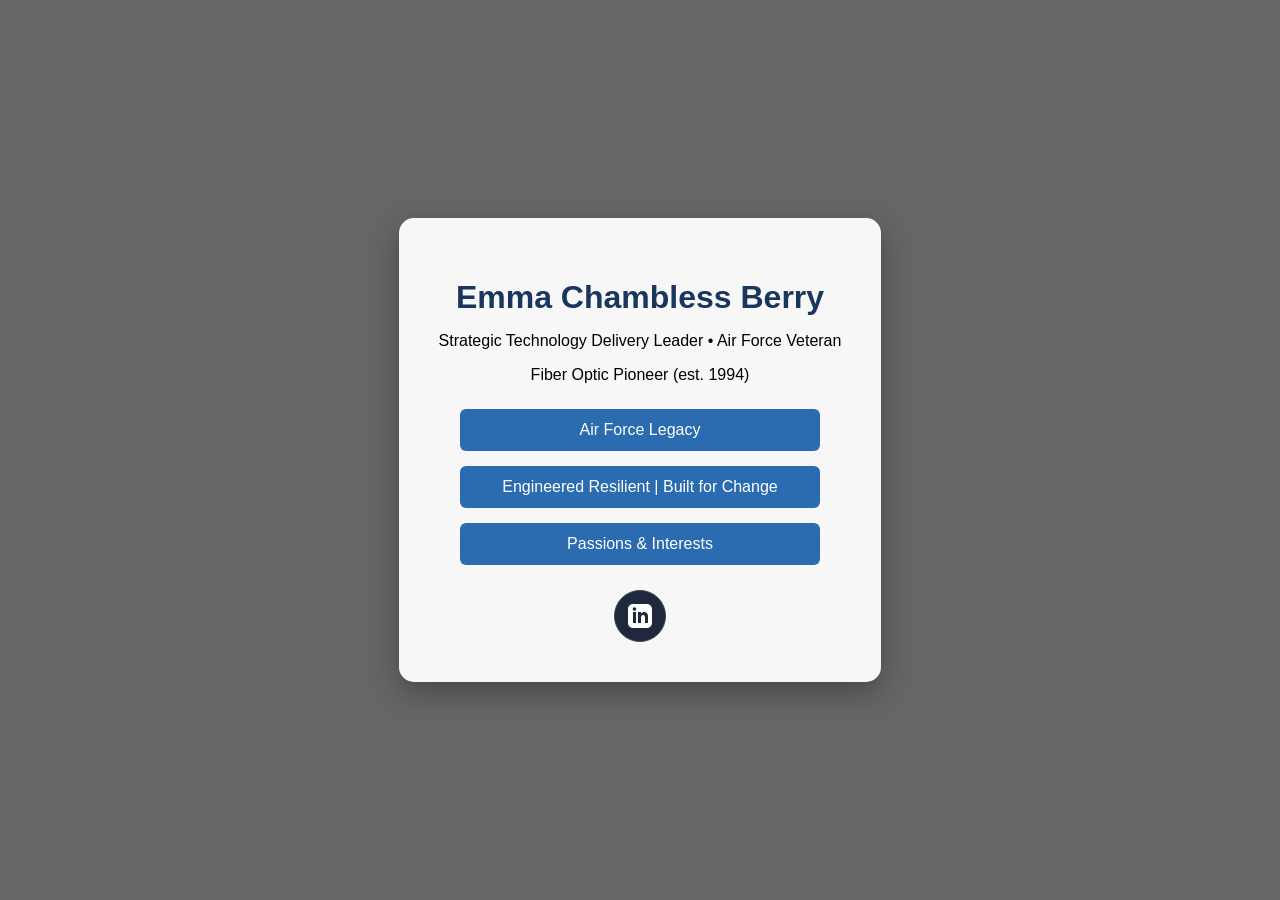
<file: index.html>
<!DOCTYPE html>
<html lang="en">
<head>
    <meta charset="UTF-8">
    <meta name="viewport" content="width=device-width, initial-scale=1.0">
    <title>Emma Berry | Strategic Technology Delivery Leader & Veteran</title>
    <link rel="stylesheet" href="style.css">
    
    <meta property="og:type" content="website">
    <meta property="og:url" content="https://ecberry752.github.io/">
    <meta property="og:title" content="Emma Berry | Digital Business Card">
    <meta property="og:description" content="Strategic Technology Leader & Technical Program Manager. Connect with me via my digital business card.">
    <meta property="og:image" content="https://ecberry752.github.io/preview.png">
    
    <meta name="twitter:card" content="summary_large_image">

    <!-- Google tag (gtag.js) -->
    <script async src="https://www.googletagmanager.com/gtag/js?id=G-0XP6105WWH"></script>
    <script>
          window.dataLayer = window.dataLayer || [];
          function gtag(){dataLayer.push(arguments);}
          gtag('js', new Date());

          gtag('config', 'G-0XP6105WWH');
        
</script>
</head>
<body>
    <div class="card-container">
        <div class="business-card">
            <h1>Emma Chambless Berry </h1>
            <p class="tagline">Strategic Technology Delivery Leader • Air Force Veteran</p>
            <p class="specialty">Fiber Optic Pioneer (est. 1994)</p>
            
            <!-- Vertical Button Stack Container -->
            <div style="display: flex; flex-direction: column; align-items: center; gap: 15px; margin-top: 25px; width: 100%;">

                <!-- Button 1: Air Force Legacy -->
                <a href="veteran.html" style="display: inline-block; width: 80%; max-width: 320px; padding: 12px 20px; background-color: #2b6cb0; color: white; text-align: center; text-decoration: none; border-radius: 6px; font-weight: 500; font-size: 1rem; transition: background 0.3s;" onmouseover="this.style.backgroundColor='#1a365d'" onmouseout="this.style.backgroundColor='#2b6cb0';">
                    Air Force Legacy
                </a>
    
                <!-- Button 2: Engineered Resilient -->
                <a href="professional.html" style="display: inline-block; width: 80%; max-width: 320px; padding: 12px 20px; background-color: #2b6cb0; color: white; text-align: center; text-decoration: none; border-radius: 6px; font-weight: 500; font-size: 1rem; transition: background 0.3s;" onmouseover="this.style.backgroundColor='#1a365d'" onmouseout="this.style.backgroundColor='#2b6cb0';">
                    Engineered Resilient | Built for Change
                </a>

                <!-- Button 3: Passions & Interests (Newly Added) -->
                <a href="personal.html" style="display: inline-block; width: 80%; max-width: 320px; padding: 12px 20px; background-color: #2b6cb0; color: white; text-align: center; text-decoration: none; border-radius: 6px; font-weight: 500; font-size: 1rem; transition: background 0.3s;" onmouseover="this.style.backgroundColor='#1a365d'" onmouseout="this.style.backgroundColor='#2b6cb0';">
                    Passions & Interests
                </a>

                <!-- Centered Bottom Row (LinkedIn Only) -->
                <div style="display: flex; flex-direction: row; justify-content: center; align-items: center; margin-top: 10px; width: 100%;">
                    <a href="https://www.linkedin.com/in/ecberry752" target="_blank" style="display: inline-flex; align-items: center; justify-content: center; width: 50px; height: 50px; background: #1e293b; border: 1px solid #334155; border-radius: 50%; transition: all 0.3s ease; text-decoration: none;" onmouseover="this.style.background='#0077b5'; this.style.borderColor='#0077b5';" onmouseout="this.style.background='#1e293b'; this.style.borderColor='#334155';">
                        <svg xmlns="http://www.w3.org/2000/svg" viewBox="0 0 24 24" width="24" height="24" fill="white">
                            <path d="M19 0h-14c-2.761 0-5 2.239-5 5v14c0 2.761 2.239 5 5 5h14c2.762 0 5-2.239 5-5v-14c0-2.761-2.238-5-5-5zm-11 19h-3v-11h3v11zm-1.5-12.268c-.966 0-1.75-.79-1.75-1.764s.784-1.764 1.75-1.764 1.75.79 1.75 1.764-.783 1.764-1.75 1.764zm13.5 12.268h-3v-5.604c0-3.368-4-3.113-4 0v5.604h-3v-11h3v1.765c1.396-2.586 7-2.777 7 2.476v6.759z"/>
                        </svg>
                    </a>
                </div>

            </div>
        </div>
    </div>
</body>
</html>
</file>
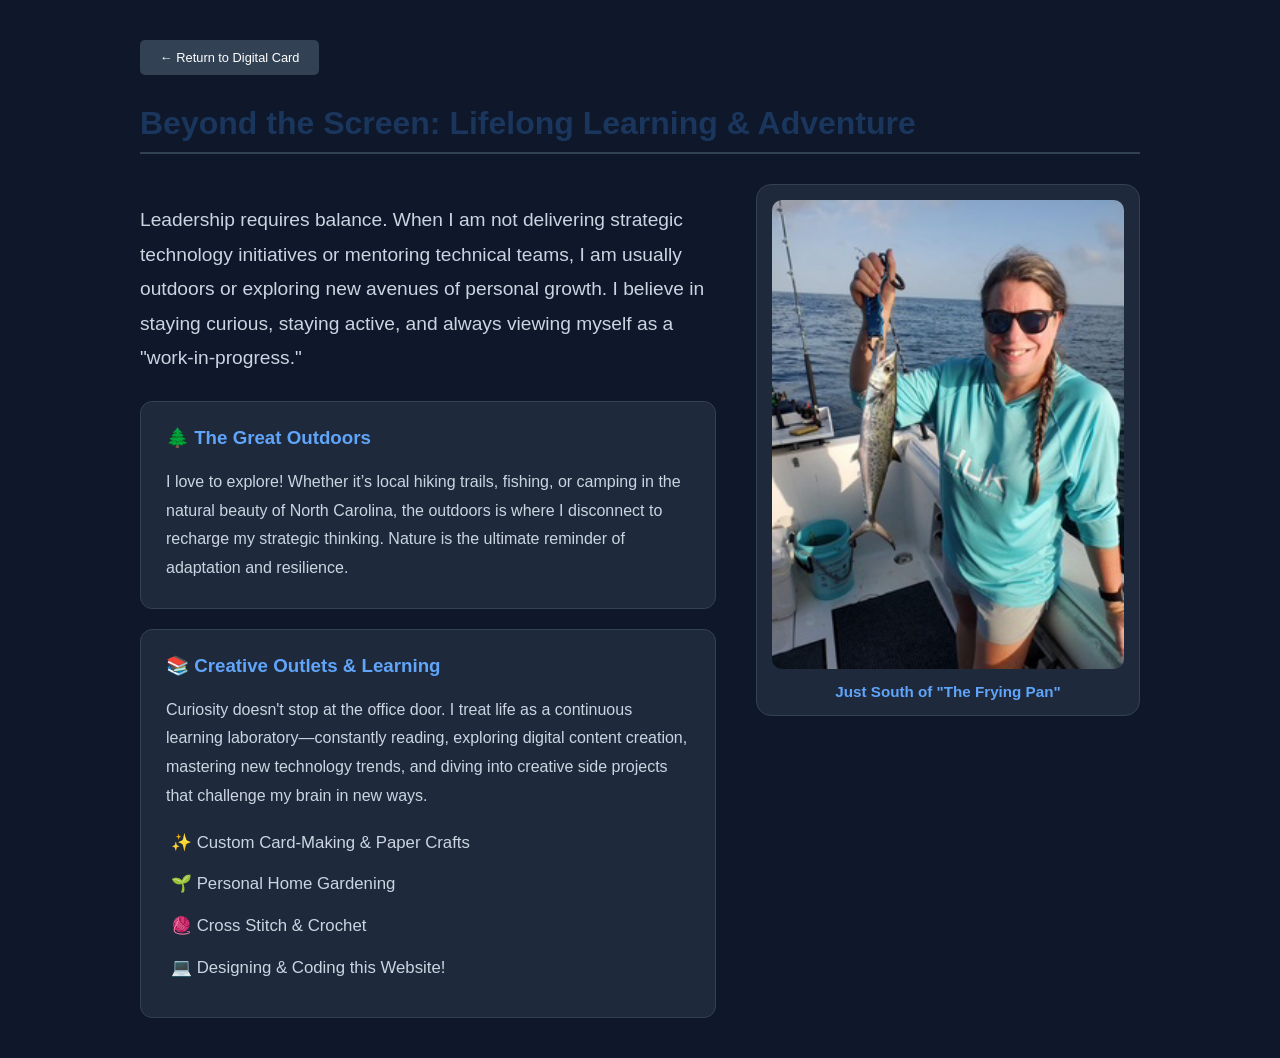
<file: personal.html>
<!DOCTYPE html>
<html lang="en">
<head>
    <meta charset="UTF-8">
    <meta name="viewport" content="width=device-width, initial-scale=1.0">
    <title>Beyond the Screen | Emma Berry</title>
    <link rel="stylesheet" href="style.css">
    <style>
        /* The main split screen container */
        .split-layout {
            display: grid;
            grid-template-columns: 1.2fr 0.8fr; /* Left side is slightly wider for text */
            gap: 40px;
            margin-top: 30px;
        }


        /* Styling for the personal slideshow area */
        .personal-slideshow {
            max-width: 100%;
            position: relative;
            background: #1e293b;
            padding: 15px;
            border-radius: 15px;
            border: 1px solid #334155;
            display: flex;
            flex-direction: column;
            align-items: center;
            justify-content: center;
            height: fit-content;
        }


        .mySlides {
            display: none;
            width: 100%;
            text-align: center;
        }


        /* Tailored specifically for vertical/portrait orientation photos */
        .mySlides img {
            width: 100%;
            max-height: 550px;
            object-fit: contain;
            border-radius: 10px;
        }


        /* Navigation Arrows */
        .prev, .next {
            cursor: pointer;
            position: absolute;
            top: 50%;
            width: auto;
            padding: 12px;
            margin-top: -22px;
            color: white;
            font-weight: bold;
            font-size: 18px;
            transition: 0.6s ease;
            border-radius: 5px;
            user-select: none;
            background: rgba(0,0,0,0.5);
        }
        .next { right: 15px; }
        .prev { left: 15px; }
        .prev:hover, .next:hover { background-color: rgba(0,0,0,0.8); }


        .caption {
            color: #60a5fa;
            font-size: 0.95rem;
            padding: 10px 0 0 0;
            font-weight: bold;
        }


        /* Responsive design: Stacks vertically on mobile screens */
        @media (max-width: 768px) {
            .split-layout {
                grid-template-columns: 1fr;
                gap: 30px;
            }
        }
    </style>
</head>
<body style="background: #0f172a; color: white; padding: 40px; font-family: sans-serif;">


    <div style="max-width: 1000px; margin: auto;">
        <a href="index.html" style="display: inline-block; padding: 10px 20px; background: #334155; color: white; text-decoration: none; border-radius: 5px; font-size: 0.8rem;">
            ← Return to Digital Card
        </a>
        
        <h1 style="margin-top: 30px; border-bottom: 2px solid #334155; padding-bottom: 10px;">
            Beyond the Screen: Lifelong Learning & Adventure
        </h1>


        <div class="split-layout">
            
            <div>
                <p style="font-size: 1.2rem; line-height: 1.8; color: #cbd5e1; margin-bottom: 25px;">
                    Leadership requires balance. When I am not delivering strategic technology initiatives or mentoring technical teams, I am usually outdoors or exploring new avenues of personal growth. I believe in staying curious, staying active, and always viewing myself as a "work-in-progress."
                </p>


                <div style="background: #1e293b; padding: 25px; border-radius: 12px; border: 1px solid #334155; margin-bottom: 20px;">
                    <h3 style="color: #60a5fa; margin-top: 0;">🌲 The Great Outdoors</h3>
                    <p style="line-height: 1.8; color: #cbd5e1; margin: 0;">
                         I love to explore! Whether it’s local hiking trails, fishing, or camping in the natural beauty of North Carolina, the outdoors is where I disconnect to recharge my strategic thinking. Nature is the ultimate reminder of adaptation and resilience.
                    </p>
                </div>


                <div style="background: #1e293b; padding: 25px; border-radius: 12px; border: 1px solid #334155;">
                    <h3 style="color: #60a5fa; margin-top: 0;">📚 Creative Outlets & Learning</h3>
                    <p style="line-height: 1.8; color: #cbd5e1; margin-bottom: 15px;">
                        Curiosity doesn't stop at the office door. I treat life as a continuous learning laboratory—constantly reading, exploring digital content creation, mastering new technology trends, and diving into creative side projects that challenge my brain in new ways.
                    </p>
                    
                    <ul style="list-style-type: none; padding-left: 5px; line-height: 2; color: #cbd5e1; font-size: 1.05rem; margin: 0;">
                        <li style="margin-bottom: 8px;">✨ Custom Card-Making & Paper Crafts</li>
                        <li style="margin-bottom: 8px;">🌱 Personal Home Gardening</li>
                        <li style="margin-bottom: 8px;">🧶 Cross Stitch & Crochet</li>
                        <li style="margin-bottom: 8px;">💻 Designing & Coding this Website!</li>
                    </ul>
                </div>
            </div>


            <div class="personal-slideshow">
                
                <div class="mySlides">
                    <img src="Angler.jpg" alt="Emma's Adventures">
                    <div class="caption">Just South of "The Frying Pan"</div>
                </div>


                <a class="prev" onclick="plusSlides(-1)">&#10094;</a>
                <a class="next" onclick="plusSlides(1)">&#10095;</a>
            </div>


        </div> </div>


    <script>
        let slideIndex = 1;
        showSlides(slideIndex);
        
        function plusSlides(n) { showSlides(slideIndex += n); }
        
        function showSlides(n) {
            let i;
            let slides = document.getElementsByClassName("mySlides");
            
            // Hide navigation arrows if there is only 1 slide available
            let prevBtn = document.getElementsByClassName("prev")[0];
            let nextBtn = document.getElementsByClassName("next")[0];
            if (slides.length <= 1) {
                if(prevBtn) prevBtn.style.display = "none";
                if(nextBtn) nextBtn.style.display = "none";
            }
            
            if (n > slides.length) {slideIndex = 1}
            if (n < 1) {slideIndex = slides.length}
            for (i = 0; i < slides.length; i++) {
                slides[i].style.display = "none";
            }
            if (slides[slideIndex-1]) {
                slides[slideIndex-1].style.display = "block";
            }
        }
    </script>
</body>
</html>
</file>
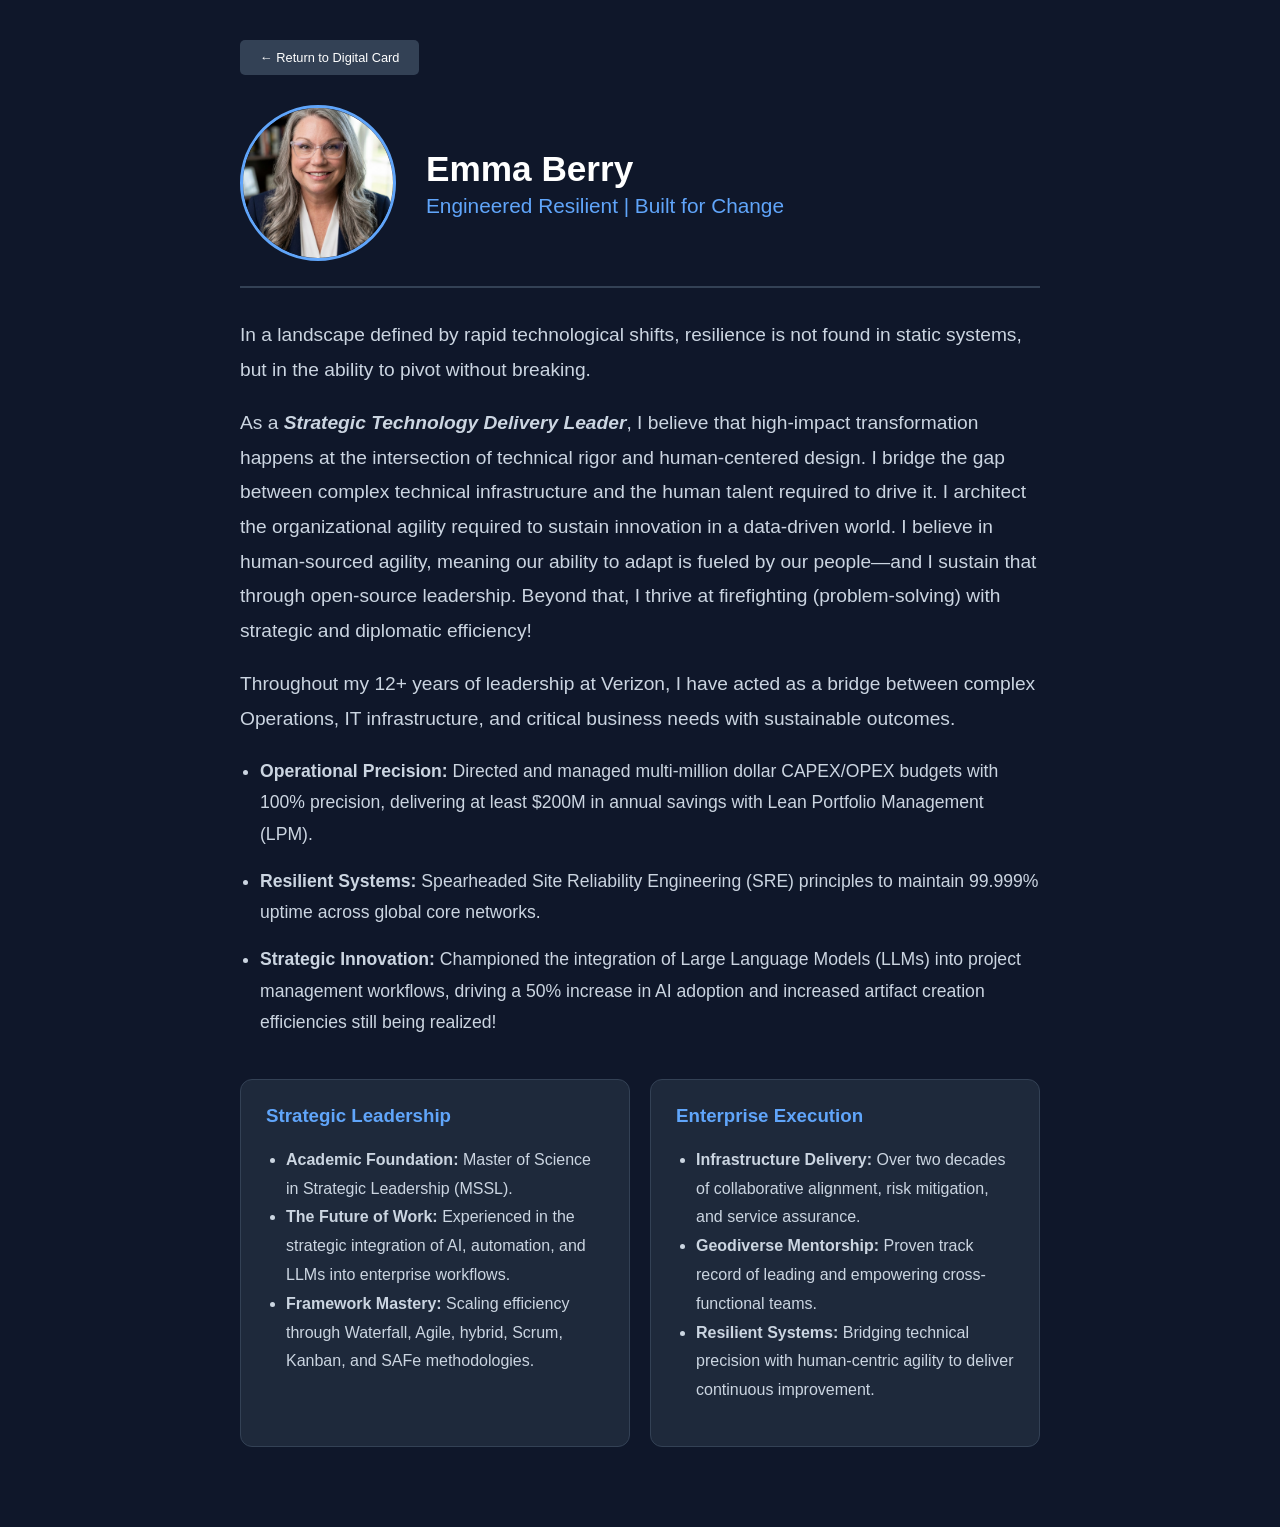
<file: professional.html>
<!DOCTYPE html>
<html lang="en">
<head>
    <meta charset="UTF-8">
    <meta name="viewport" content="width=device-width, initial-scale=1.0">
    <title>Strategic Technology Delivery Leader | Emma C. Berry</title>
    <link rel="stylesheet" href="style.css">
    <style>
        .header-container {
            display: flex;
            align-items: center;
            gap: 30px;
            margin-top: 30px;
            border-bottom: 2px solid #334155;
            padding-bottom: 25px;
        }
        .headshot {
            width: 150px;
            height: 150px;
            border-radius: 50%; /* Makes the headshot a professional circle */
            object-fit: cover;
            border: 3px solid #60a5fa;
            flex-shrink: 0;
        }
        .header-text h1 {
            margin: 0;
            font-size: 2.2rem;
            color: white;
        }
        .header-text h2 {
            margin: 5px 0 0 0;
            font-size: 1.3rem;
            color: #60a5fa;
            font-weight: normal;
        }
        /* This ensures it looks great on mobile phones too */
        @media (max-width: 600px) {
            .header-container {
                flex-direction: column;
                text-align: center;
                gap: 15px;
            }
        }
    </style>
</head>
<body style="background: #0f172a; color: white; padding: 40px; font-family: sans-serif;">

    <div style="max-width: 800px; margin: auto;">
        <a href="index.html" style="display: inline-block; padding: 10px 20px; background: #334155; color: white; text-decoration: none; border-radius: 5px; font-size: 0.8rem;">
            ← Return to Digital Card
        </a>
        
        <div class="header-container">
            <img src="maymug26.jpeg" alt="Emma Berry" class="headshot">
            <div class="header-text">
                <h1>Emma Berry</h1>
                <h2>Engineered Resilient | Built for Change</h2>
            </div>
        </div>

        <div style="margin-top: 30px; margin-bottom: 40px;">
            <p style="font-size: 1.2rem; line-height: 1.8; color: #cbd5e1;">
                In a landscape defined by rapid technological shifts, resilience is not found in static systems, but in the ability to pivot without breaking.
            </p>
            <p style="font-size: 1.2rem; line-height: 1.8; color: #cbd5e1;">
                As a <strong><em>Strategic Technology Delivery Leader</em></strong>, I believe that high-impact transformation happens at the intersection of technical rigor and human-centered design. I bridge the gap between complex technical infrastructure and the human talent required to drive it. I architect the organizational agility required to sustain innovation in a data-driven world. I believe in human-sourced agility, meaning our ability to adapt is fueled by our people—and I sustain that through open-source leadership. Beyond that, I thrive at firefighting (problem-solving) with strategic and diplomatic efficiency!
            </p>
            <p style="font-size: 1.2rem; line-height: 1.8; color: #cbd5e1;">
                Throughout my 12+ years of leadership at Verizon, I have acted as a bridge between complex Operations, IT infrastructure, and critical business needs with sustainable outcomes.
            </p>
<ul style="font-size: 1.1rem; line-height: 1.8; color: #cbd5e1; padding-left: 20px;">
                <li style="margin-bottom: 15px;">
                    <strong>Operational Precision:</strong> Directed and managed multi-million dollar CAPEX/OPEX budgets with 100% precision, delivering at least $200M in annual savings with Lean Portfolio Management (LPM).
                </li>
                <li style="margin-bottom: 15px;">
                    <strong>Resilient Systems:</strong> Spearheaded Site Reliability Engineering (SRE) principles to maintain 99.999% uptime across global core networks.
                </li>
                <li style="margin-bottom: 15px;">
                    <strong>Strategic Innovation:</strong> Championed the integration of Large Language Models (LLMs) into project management workflows, driving a 50% increase in AI adoption and increased artifact creation efficiencies still being realized!
                </li>
            </ul>
        </div>

        <div style="display: grid; grid-template-columns: repeat(auto-fit, minmax(300px, 1fr)); gap: 20px; margin-bottom: 40px;">
            
            <div style="background: #1e293b; padding: 25px; border-radius: 12px; border: 1px solid #334155;">
                <h3 style="color: #60a5fa; margin-top: 0;">Strategic Leadership</h3>
                <ul style="line-height: 1.8; padding-left: 20px; color: #cbd5e1;">
                    <li><strong>Academic Foundation:</strong> Master of Science in Strategic Leadership (MSSL).</li>
                    <li><strong>The Future of Work:</strong> Experienced in the strategic integration of AI, automation, and LLMs into enterprise workflows.</li>
                    <li><strong>Framework Mastery:</strong> Scaling efficiency through Waterfall, Agile, hybrid, Scrum, Kanban, and SAFe methodologies.</li>
                </ul>
            </div>

            <div style="background: #1e293b; padding: 25px; border-radius: 12px; border: 1px solid #334155;">
                <h3 style="color: #60a5fa; margin-top: 0;">Enterprise Execution</h3>
                <ul style="line-height: 1.8; padding-left: 20px; color: #cbd5e1;">
                    <li><strong>Infrastructure Delivery:</strong> Over two decades of collaborative alignment, risk mitigation, and service assurance.</li>
                    <li><strong>Geodiverse Mentorship:</strong> Proven track record of leading and empowering cross-functional teams.</li>
                    <li><strong>Resilient Systems:</strong> Bridging technical precision with human-centric agility to deliver continuous improvement.</li>
                </ul>
            </div>

       </div>

    </div>

</body>
</html>
</file>
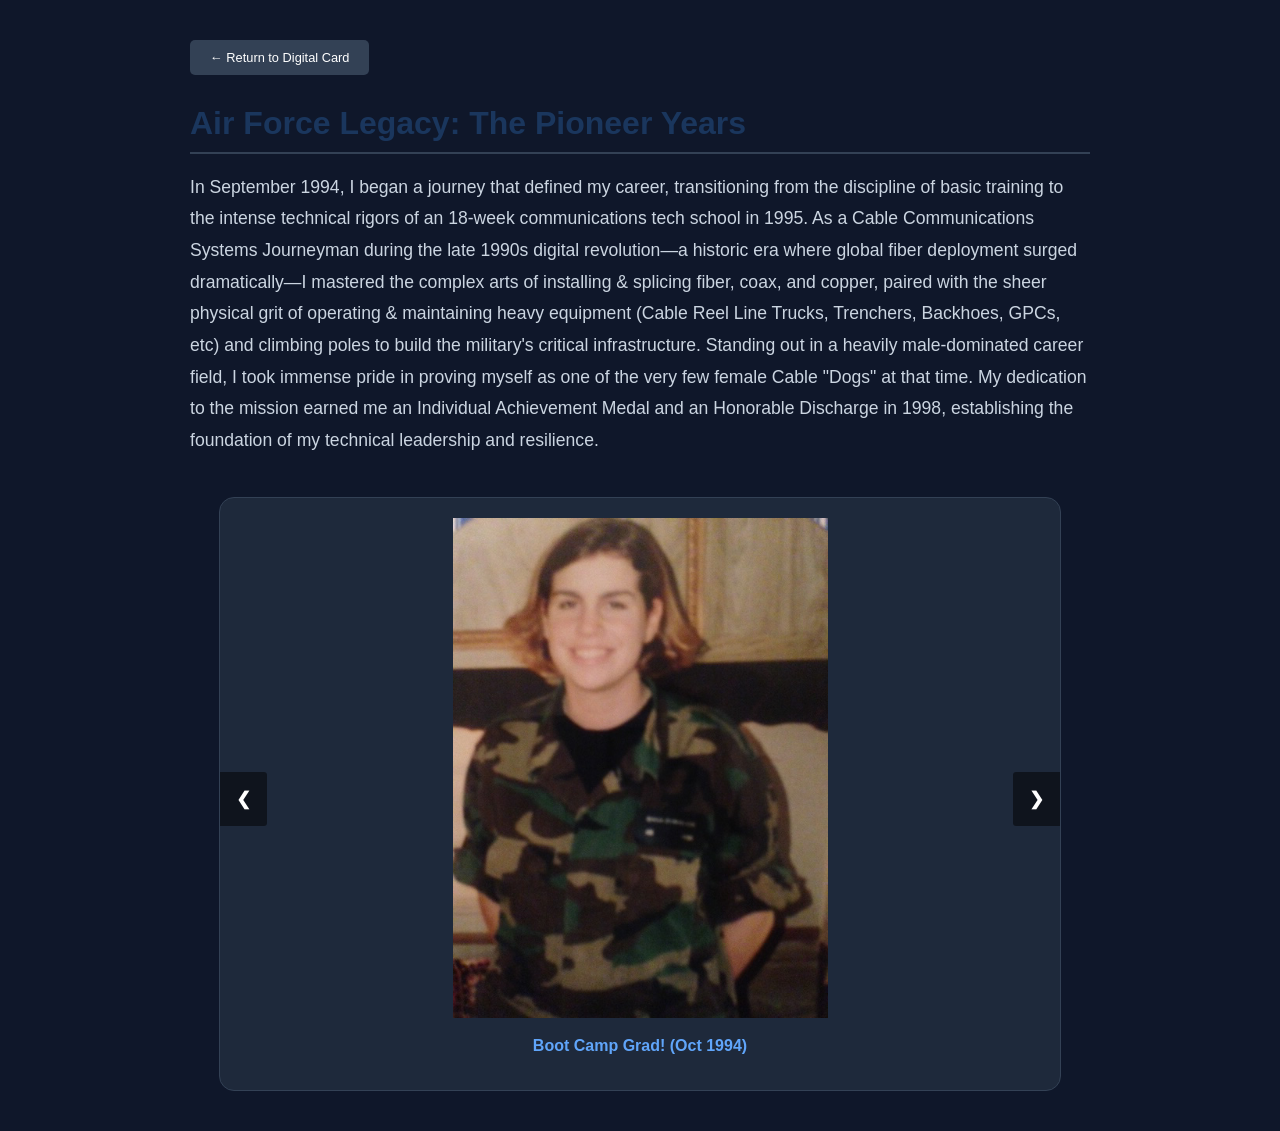
<file: veteran.html>
<!DOCTYPE html>
<html lang="en">
<head>
    <meta charset="UTF-8">
    <meta name="viewport" content="width=device-width, initial-scale=1.0">
    <title>Air Force Legacy | Emma Berry</title>
    <link rel="stylesheet" href="style.css">
    <style>
        .slideshow-container { max-width: 800px; position: relative; margin: auto; background: #1e293b; padding: 20px; border-radius: 15px; border: 1px solid #334155; }
        .mySlides { display: none; text-align: center; }
        img { width: 100%; max-height: 500px; object-fit: contain; border-radius: 10px; }
        .prev, .next { cursor: pointer; position: absolute; top: 50%; width: auto; padding: 16px; margin-top: -22px; color: white; font-weight: bold; font-size: 18px; transition: 0.6s ease; border-radius: 0 3px 3px 0; user-select: none; background: rgba(0,0,0,0.5); }
        .next { right: 0; border-radius: 3px 0 0 3px; }
        .prev { left: 0; }
        .prev:hover, .next:hover { background-color: rgba(0,0,0,0.8); }
        .caption { color: #60a5fa; font-size: 1rem; padding: 15px 0; font-weight: bold; }
    </style>
</head>
<body style="background: #0f172a; color: white; padding: 40px; font-family: sans-serif;">

    <div style="max-width: 900px; margin: auto;">
        <a href="index.html" style="display: inline-block; padding: 10px 20px; background: #334155; color: white; text-decoration: none; border-radius: 5px; font-size: 0.8rem;">
            ← Return to Digital Card
        </a>
        
        <h1 style="margin-top: 30px; border-bottom: 2px solid #334155; padding-bottom: 10px;">
            Air Force Legacy: The Pioneer Years
        </h1>

        <div style="margin-bottom: 40px;">
            <p style="font-size: 1.1rem; line-height: 1.8; color: #cbd5e1;">
                In September 1994, I began a journey that defined my career, transitioning from the discipline of basic training to the intense technical rigors of an 18-week communications tech school in 1995. As a Cable Communications Systems Journeyman during the late 1990s digital revolution—a historic era where global fiber deployment surged dramatically—I mastered the complex arts of installing & splicing fiber, coax, and copper, paired with the sheer physical grit of operating & maintaining heavy equipment (Cable Reel Line Trucks, Trenchers, Backhoes, GPCs, etc) and climbing poles to build the military's critical infrastructure. Standing out in a heavily male-dominated career field, I took immense pride in proving myself as one of the very few female Cable "Dogs" at that time. My dedication to the mission earned me an Individual Achievement Medal and an Honorable Discharge in 1998, establishing the foundation of my technical leadership and resilience.
            </p>
        </div>

        <div class="slideshow-container">
            <div class="mySlides">
                <img src="photo1.jpg">
                <div class="caption">Boot Camp Grad! (Oct 1994)</div>
            </div>

            <div class="mySlides">
                <img src="photo2.jpg">
                <div class="caption">Pole Climbing Class (Feb 1995)</div>
            </div>

            <div class="mySlides">
                <img src="photo3.jpg">
                <div class="caption">Fiber Optic Install (1996?)</div>
            </div>

            <a class="prev" onclick="plusSlides(-1)">&#10094;</a>
            <a class="next" onclick="plusSlides(1)">&#10095;</a>
        </div>

    </div>

    <script>
        let slideIndex = 1;
        showSlides(slideIndex);
        function plusSlides(n) { showSlides(slideIndex += n); }
        function showSlides(n) {
            let i;
            let slides = document.getElementsByClassName("mySlides");
            if (n > slides.length) {slideIndex = 1}
            if (n < 1) {slideIndex = slides.length}
            for (i = 0; i < slides.length; i++) { slides[i].style.display = "none"; }
            slides[slideIndex-1].style.display = "block";
        }
    </script>
</body>
</html>
</file>
<file: style.css>
body {
    margin: 0;
    padding: 0;
    display: flex;
    justify-content: center;
    align-items: center;
    min-height: 100vh;
    /* This adds a professional tech-themed background */
    background: linear-gradient(rgba(0, 0, 0, 0.6), rgba(0, 0, 0, 0.6)), 
                url('https://images.unsplash.com/photo-1451187580459-43490279c0fa?auto=format&fit=crop&q=80&w=2072');
    background-size: cover;
    background-position: center;
    font-family: 'Segoe UI', Tahoma, Geneva, Verdana, sans-serif;
}

.business-card {
    background: rgba(255, 255, 255, 0.95); /* Semi-transparent white */
    padding: 40px;
    border-radius: 15px;
    box-shadow: 0 10px 30px rgba(0,0,0,0.3);
    text-align: center;
    max-width: 450px;
}

h1 {
    color: #1a365d; /* A deep Air Force Blue */
    margin-bottom: 10px;
}

.btn {
    display: inline-block;
    padding: 12px 24px;
    background-color: #2b6cb0; /* Professional Blue */
    color: white;
    text-decoration: none;
    border-radius: 5px;
    transition: background 0.3s;
}

.btn:hover {
    background-color: #2c5282; /* Darker blue when you hover */
}
</file>
